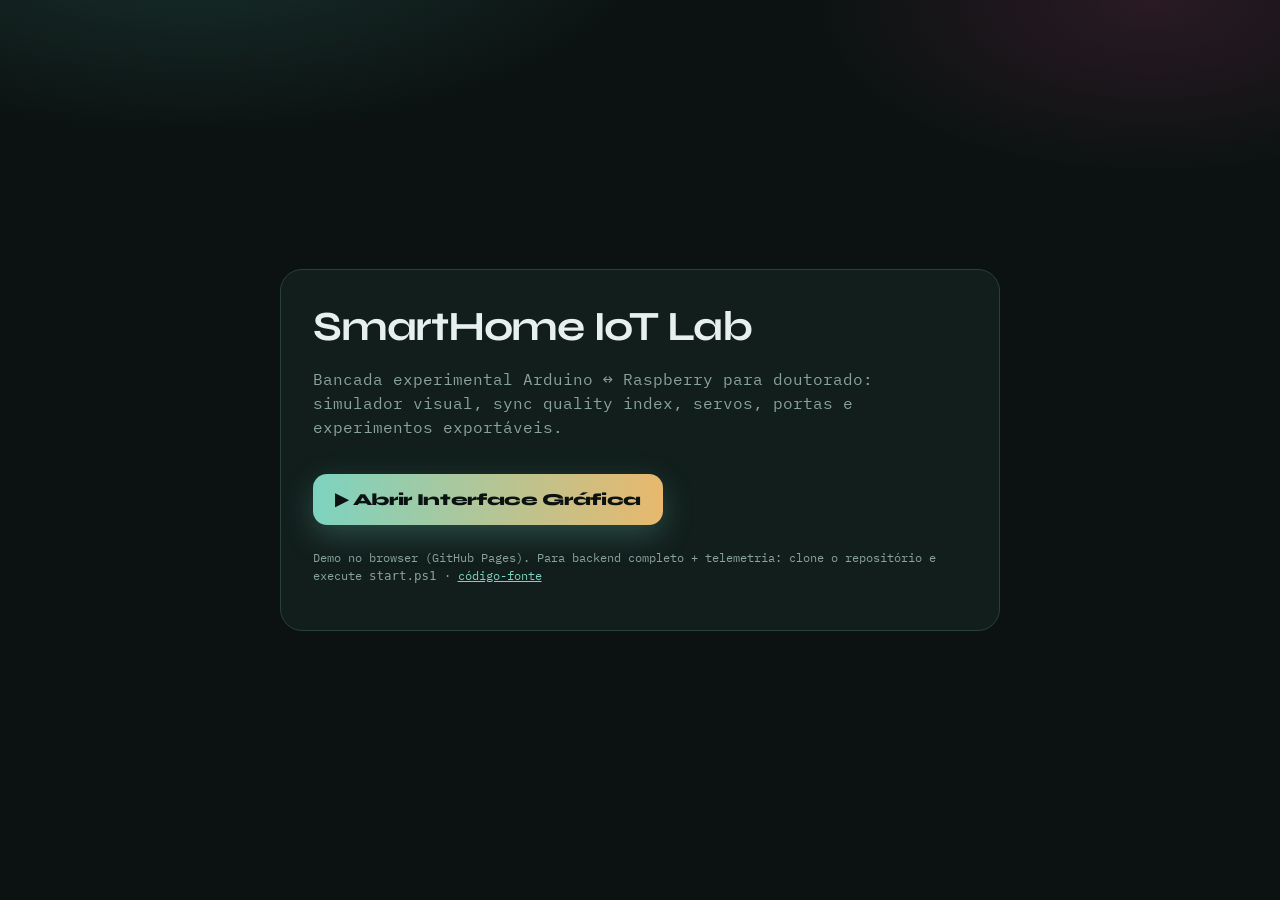
<file: index.html>
<!DOCTYPE html>
<html lang="pt-BR">
<head>
  <meta charset="UTF-8" />
  <meta name="viewport" content="width=device-width, initial-scale=1.0" />
  <title>SmartHome IoT — Launch Lab</title>
  <link rel="preconnect" href="https://fonts.googleapis.com" />
  <link rel="preconnect" href="https://fonts.gstatic.com" crossorigin />
  <link href="https://fonts.googleapis.com/css2?family=IBM+Plex+Mono:wght@400;600&family=Syne:wght@700;800&display=swap" rel="stylesheet" />
  <style>
    :root {
      --bg: #0b1211; --ink: #e8f0ee; --muted: #8aa39c; --accent: #7dd3c0; --amber: #e8b86d;
    }
    * { box-sizing: border-box; }
    body {
      margin: 0; min-height: 100vh; color: var(--ink); font-family: "IBM Plex Mono", monospace;
      background:
        radial-gradient(900px 420px at 15% -10%, #1a3330, transparent 55%),
        radial-gradient(700px 360px at 90% 0%, #2a1a24, transparent 50%),
        #0b1211;
      display: grid; place-items: center; padding: 2rem;
    }
    .card {
      width: min(720px, 100%);
      border: 1px solid #2a403c; border-radius: 22px; padding: 2rem;
      background: rgba(18, 32, 30, 0.92);
    }
    h1 { font-family: Syne, sans-serif; margin: 0 0 0.4rem; font-size: clamp(1.8rem, 4vw, 2.6rem); letter-spacing: -0.03em; }
    p { color: var(--muted); line-height: 1.5; }
    .cta {
      display: inline-block; margin-top: 1.2rem; text-decoration: none; color: #0b1211;
      background: linear-gradient(90deg, var(--accent), var(--amber));
      font-family: Syne, sans-serif; font-weight: 800; letter-spacing: -0.02em;
      padding: 0.95rem 1.4rem; border-radius: 14px; font-size: 1.05rem;
      box-shadow: 0 10px 30px rgba(125, 211, 192, 0.25);
    }
    .cta:hover { filter: brightness(1.05); }
    .meta { margin-top: 1.4rem; font-size: 0.78rem; color: var(--muted); }
    a.secondary { color: var(--accent); }
  </style>
</head>
<body>
  <main class="card">
    <h1>SmartHome IoT Lab</h1>
    <p>
      Bancada experimental Arduino ↔ Raspberry para doutorado: simulador visual,
      sync quality index, servos, portas e experimentos exportáveis.
    </p>
    <a class="cta" href="./demo/standalone.html?v=2026-07-14b">▶ Abrir Interface Gráfica</a>
    <p class="meta">
      Demo no browser (GitHub Pages). Para backend completo + telemetria:
      clone o repositório e execute <code>start.ps1</code> ·
      <a class="secondary" href="https://github.com/CanonEngineer/SmartHomeIOT">código-fonte</a>
    </p>
  </main>
</body>
</html>
</file>
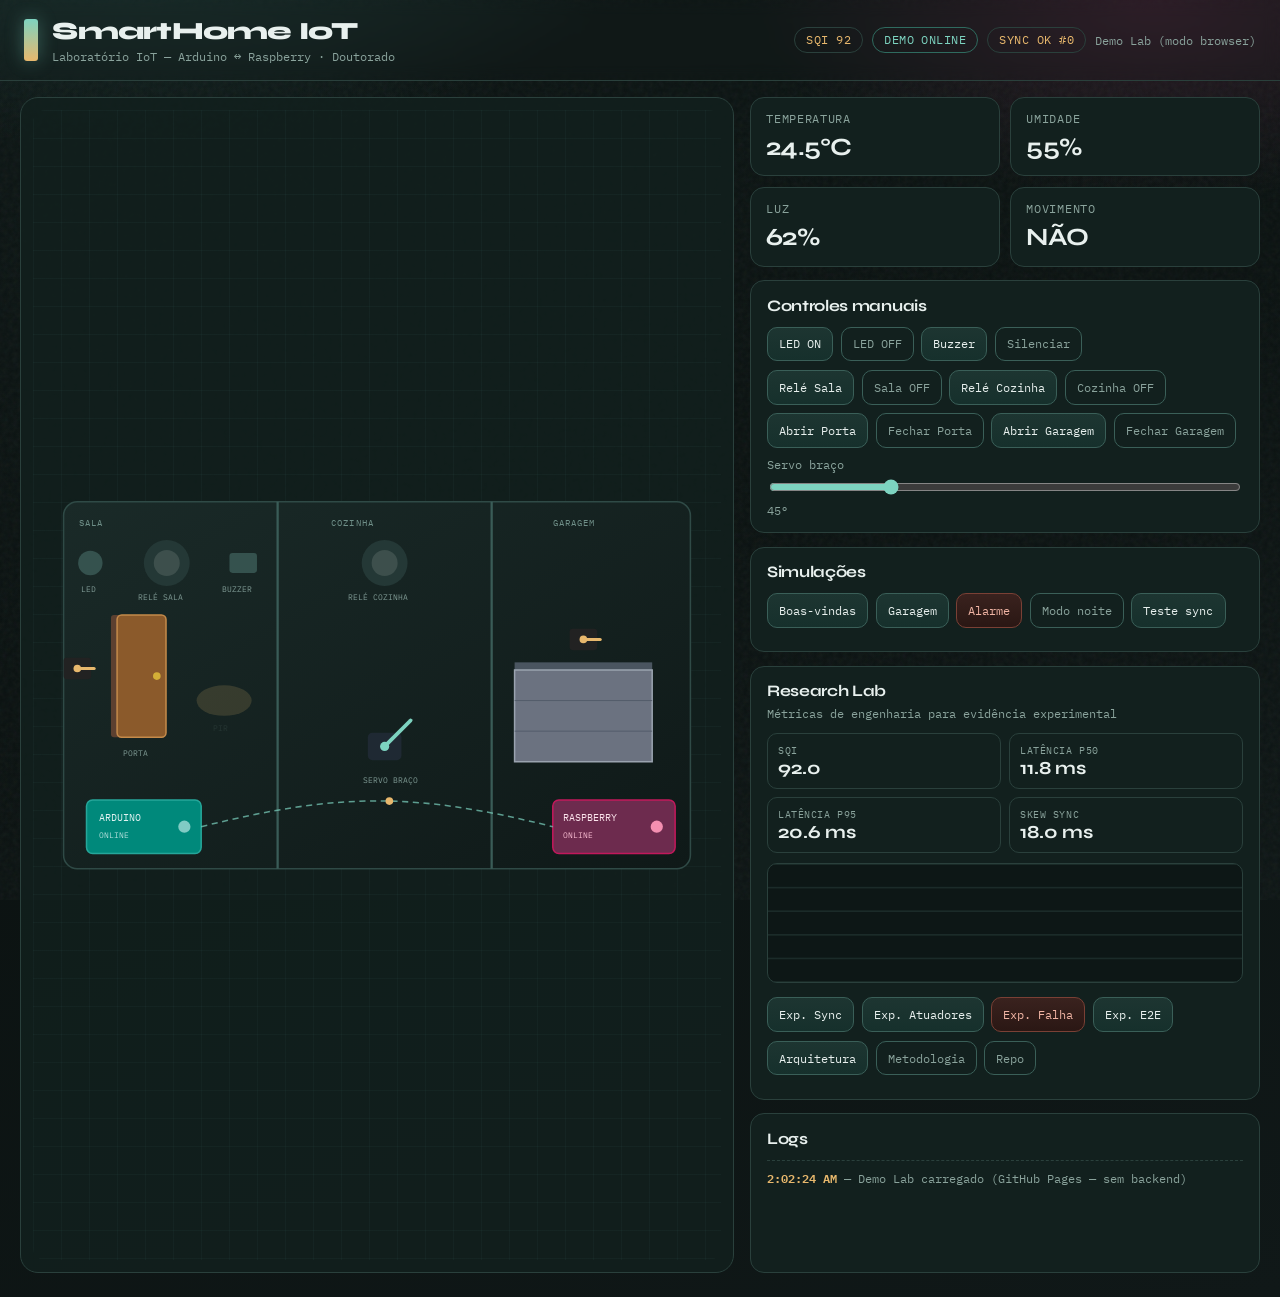
<file: demo/index.html>
<!DOCTYPE html>
<html lang="pt-BR">
<head>
  <meta charset="UTF-8" />
  <meta name="viewport" content="width=device-width, initial-scale=1.0" />
  <title>SmartHome IoT — Demo Lab (GitHub Pages)</title>
  <link rel="preconnect" href="https://fonts.googleapis.com" />
  <link rel="preconnect" href="https://fonts.gstatic.com" crossorigin />
  <link href="https://fonts.googleapis.com/css2?family=IBM+Plex+Mono:wght@400;600&family=Syne:wght@600;700;800&display=swap" rel="stylesheet" />
  <link rel="stylesheet" href="./style.css" />
</head>
<body>
  <div class="noise"></div>
  <header class="topbar">
    <div class="brand">
      <span class="brand-mark"></span>
      <div>
        <h1>SmartHome IoT</h1>
        <p>Laboratório IoT — Arduino ↔ Raspberry · Doutorado</p>
      </div>
    </div>
    <div class="top-meta">
      <span id="sqi-status" class="pill sync">SQI —</span>
      <span id="ws-status" class="pill offline">WS offline</span>
      <span id="sync-status" class="pill sync">SYNC —</span>
      <span id="last-event" class="event">Sistema iniciando…</span>
    </div>
  </header>

  <main class="layout">
    <section class="stage" aria-label="Ambiente simulado">
      <div class="stage-grid">
        <svg id="house-svg" viewBox="0 0 900 560" role="img" aria-label="Planta da casa com mecanismos">
          <defs>
            <linearGradient id="floorGrad" x1="0" y1="0" x2="1" y2="1">
              <stop offset="0%" stop-color="#1a2a28"/>
              <stop offset="100%" stop-color="#0f1918"/>
            </linearGradient>
            <filter id="glow">
              <feGaussianBlur stdDeviation="4" result="b"/>
              <feMerge><feMergeNode in="b"/><feMergeNode in="SourceGraphic"/></feMerge>
            </filter>
          </defs>

          <!-- Floor -->
          <rect x="40" y="40" width="820" height="480" rx="18" fill="url(#floorGrad)" stroke="#2f4a46" stroke-width="2"/>
          <text x="60" y="72" class="room-label">SALA</text>
          <text x="390" y="72" class="room-label">COZINHA</text>
          <text x="680" y="72" class="room-label">GARAGEM</text>

          <!-- Walls -->
          <line x1="320" y1="40" x2="320" y2="520" stroke="#3a5c57" stroke-width="3"/>
          <line x1="600" y1="40" x2="600" y2="520" stroke="#3a5c57" stroke-width="3"/>

          <!-- Atuadores da sala: LED | RELÉ SALA | BUZZER -->
          <g id="led-group" transform="translate(75 120)">
            <circle id="led-indicator" r="16" fill="#35524e"/>
            <text x="-12" y="38" class="tiny">LED</text>
          </g>
          <g id="light-sala" class="ceiling-light">
            <circle cx="175" cy="120" r="30" fill="#243836"/>
            <circle id="bulb-sala" cx="175" cy="120" r="17" fill="#3d4f4c"/>
            <text x="138" y="168" class="tiny">RELÉ SALA</text>
          </g>
          <g id="buzzer-group" transform="translate(275 120)">
            <rect id="buzzer-indicator" x="-18" y="-13" width="36" height="26" rx="4" fill="#35524e"/>
            <text x="-28" y="38" class="tiny">BUZZER</text>
          </g>
          <g id="light-cozinha" class="ceiling-light">
            <circle cx="460" cy="120" r="30" fill="#243836"/>
            <circle id="bulb-cozinha" cx="460" cy="120" r="17" fill="#3d4f4c"/>
            <text x="412" y="168" class="tiny">RELÉ COZINHA</text>
          </g>

          <!-- Porta elevada no meio da sala — bem longe do Arduino -->
          <g id="door-main-group" transform="translate(110 268)">
            <rect x="-8" y="-80" width="16" height="160" rx="4" fill="#5c4030"/>
            <g id="door-main-panel" class="door-panel">
              <rect x="0" y="-80" width="64" height="160" rx="6" fill="#8b5a2b" stroke="#c48a4a" stroke-width="2"/>
              <circle cx="52" cy="0" r="5" fill="#d4af37"/>
            </g>
            <g id="servo-porta-1" class="servo" transform="translate(-52 -10)">
              <rect x="-18" y="-14" width="36" height="28" rx="4" fill="#222"/>
              <line id="servo-arm-1" x1="0" y1="0" x2="22" y2="0" stroke="#e8b86d" stroke-width="4" stroke-linecap="round"/>
              <circle cx="0" cy="0" r="5" fill="#e8b86d"/>
            </g>
            <text x="8" y="105" class="tiny">PORTA</text>
          </g>

          <!-- Garage door + servo -->
          <g id="door-garage-group" transform="translate(720 260)">
            <rect x="-90" y="-10" width="180" height="14" fill="#4a5560"/>
            <g id="door-garage-panel" class="garage-panel">
              <rect x="-90" y="0" width="180" height="120" fill="#6b7280" stroke="#9aa3af" stroke-width="2"/>
              <line x1="-90" y1="40" x2="90" y2="40" stroke="#4b5563"/>
              <line x1="-90" y1="80" x2="90" y2="80" stroke="#4b5563"/>
            </g>
            <g id="servo-porta-2" class="servo" transform="translate(0 -40)">
              <rect x="-18" y="-14" width="36" height="28" rx="4" fill="#222"/>
              <line id="servo-arm-2" x1="0" y1="0" x2="22" y2="0" stroke="#e8b86d" stroke-width="4" stroke-linecap="round"/>
              <circle cx="0" cy="0" r="5" fill="#e8b86d"/>
            </g>
          </g>

          <!-- Arm servo -->
          <g id="servo-arm-group" transform="translate(460 360)">
            <rect x="-22" y="-18" width="44" height="36" rx="6" fill="#1f2933"/>
            <line id="servo-arm-3" x1="0" y1="0" x2="48" y2="0" stroke="#7dd3c0" stroke-width="5" stroke-linecap="round"/>
            <circle cx="0" cy="0" r="6" fill="#7dd3c0"/>
            <text x="-28" y="48" class="tiny">SERVO BRAÇO</text>
          </g>

          <!-- PIR à direita da porta, acima do Arduino -->
          <g id="motion-blob" transform="translate(250 300)" opacity="0.35">
            <ellipse rx="36" ry="20" fill="#f0c674"/>
            <text x="-14" y="40" class="tiny">PIR</text>
          </g>

          <!-- Arduino board -->
          <g id="board-arduino" transform="translate(70 430)">
            <rect width="150" height="70" rx="8" fill="#00897b" stroke="#26a69a" stroke-width="2"/>
            <text x="16" y="28" fill="#e0f2f1" font-size="13" font-family="IBM Plex Mono">ARDUINO</text>
            <text id="arduino-status-text" x="16" y="50" fill="#b2dfdb" font-size="11" font-family="IBM Plex Mono">ONLINE</text>
            <circle id="arduino-pulse" cx="128" cy="35" r="8" fill="#80cbc4"/>
          </g>

          <!-- Raspberry board -->
          <g id="board-raspberry" transform="translate(680 430)">
            <rect width="160" height="70" rx="8" fill="#6d2b4e" stroke="#c2185b" stroke-width="2"/>
            <text x="14" y="28" fill="#fce4ec" font-size="13" font-family="IBM Plex Mono">RASPBERRY</text>
            <text id="raspberry-status-text" x="14" y="50" fill="#f8bbd0" font-size="11" font-family="IBM Plex Mono">ONLINE</text>
            <circle id="raspberry-pulse" cx="136" cy="35" r="8" fill="#f48fb1"/>
          </g>

          <!-- Sync line -->
          <path id="sync-line" d="M220 465 C 400 420, 500 420, 680 465" fill="none" stroke="#7dd3c0" stroke-width="2" stroke-dasharray="8 6" opacity="0.7"/>
          <circle id="sync-dot" r="5" fill="#e8b86d">
            <animateMotion dur="2.4s" repeatCount="indefinite" path="M220 465 C 400 420, 500 420, 680 465"/>
          </circle>
        </svg>
      </div>
    </section>

    <aside class="panel">
      <section class="metrics">
        <article>
          <span>Temperatura</span>
          <strong id="m-temp">--°C</strong>
        </article>
        <article>
          <span>Umidade</span>
          <strong id="m-hum">--%</strong>
        </article>
        <article>
          <span>Luz</span>
          <strong id="m-light">--%</strong>
        </article>
        <article>
          <span>Movimento</span>
          <strong id="m-motion">—</strong>
        </article>
      </section>

      <section class="controls">
        <h2>Controles manuais</h2>
        <div class="btn-row">
          <button data-action="led" data-on="true">LED ON</button>
          <button data-action="led" data-on="false" class="ghost">LED OFF</button>
          <button data-action="buzzer" data-on="true">Buzzer</button>
          <button data-action="buzzer" data-on="false" class="ghost">Silenciar</button>
        </div>
        <div class="btn-row">
          <button data-action="relay" data-channel="1" data-on="true">Relé Sala</button>
          <button data-action="relay" data-channel="1" data-on="false" class="ghost">Sala OFF</button>
          <button data-action="relay" data-channel="2" data-on="true">Relé Cozinha</button>
          <button data-action="relay" data-channel="2" data-on="false" class="ghost">Cozinha OFF</button>
        </div>
        <div class="btn-row">
          <button data-action="door" data-door="main" data-open="true">Abrir Porta</button>
          <button data-action="door" data-door="main" data-open="false" class="ghost">Fechar Porta</button>
          <button data-action="door" data-door="garage" data-open="true">Abrir Garagem</button>
          <button data-action="door" data-door="garage" data-open="false" class="ghost">Fechar Garagem</button>
        </div>

        <label class="slider-label">
          Servo braço
          <input id="servo-arm-slider" type="range" min="0" max="180" value="45" />
          <span id="servo-arm-value">45°</span>
        </label>
      </section>

      <section class="scenarios">
        <h2>Simulações</h2>
        <div class="btn-row">
          <button data-scenario="welcome">Boas-vindas</button>
          <button data-scenario="garage">Garagem</button>
          <button data-scenario="alarm" class="warn">Alarme</button>
          <button data-scenario="night" class="ghost">Modo noite</button>
          <button data-scenario="sync_test">Teste sync</button>
        </div>
      </section>

      <section class="research">
        <h2>Research Lab</h2>
        <p class="research-lead">Métricas de engenharia para evidência experimental</p>
        <div class="research-metrics">
          <article><span>SQI</span><strong id="r-sqi">—</strong></article>
          <article><span>Latência p50</span><strong id="r-p50">—</strong></article>
          <article><span>Latência p95</span><strong id="r-p95">—</strong></article>
          <article><span>Skew sync</span><strong id="r-skew">—</strong></article>
        </div>
        <canvas id="latency-chart" width="640" height="140" aria-label="Gráfico de latência"></canvas>
        <div class="btn-row">
          <button data-experiment="sync_latency">Exp. Sync</button>
          <button data-experiment="actuator_response">Exp. Atuadores</button>
          <button data-experiment="fault_injection" class="warn">Exp. Falha</button>
          <button data-experiment="end_to_end">Exp. E2E</button>
        </div>
        <div class="btn-row">
          <a class="link-btn" href="../ARCHITECTURE.md" target="_blank" rel="noopener">Arquitetura</a>
          <a class="link-btn ghost" href="../METHODOLOGY.md" target="_blank" rel="noopener">Metodologia</a>
          <a class="link-btn ghost" href="https://github.com/CanonEngineer/SmartHomeIOT" target="_blank" rel="noopener">Repo</a>
        </div>
        <ul id="exp-list"></ul>
      </section>

      <section class="logs">
        <h2>Logs</h2>
        <ul id="log-list"></ul>
      </section>
    </aside>
  </main>

  <script src="./demo.js"></script>
</body>
</html>
</file>
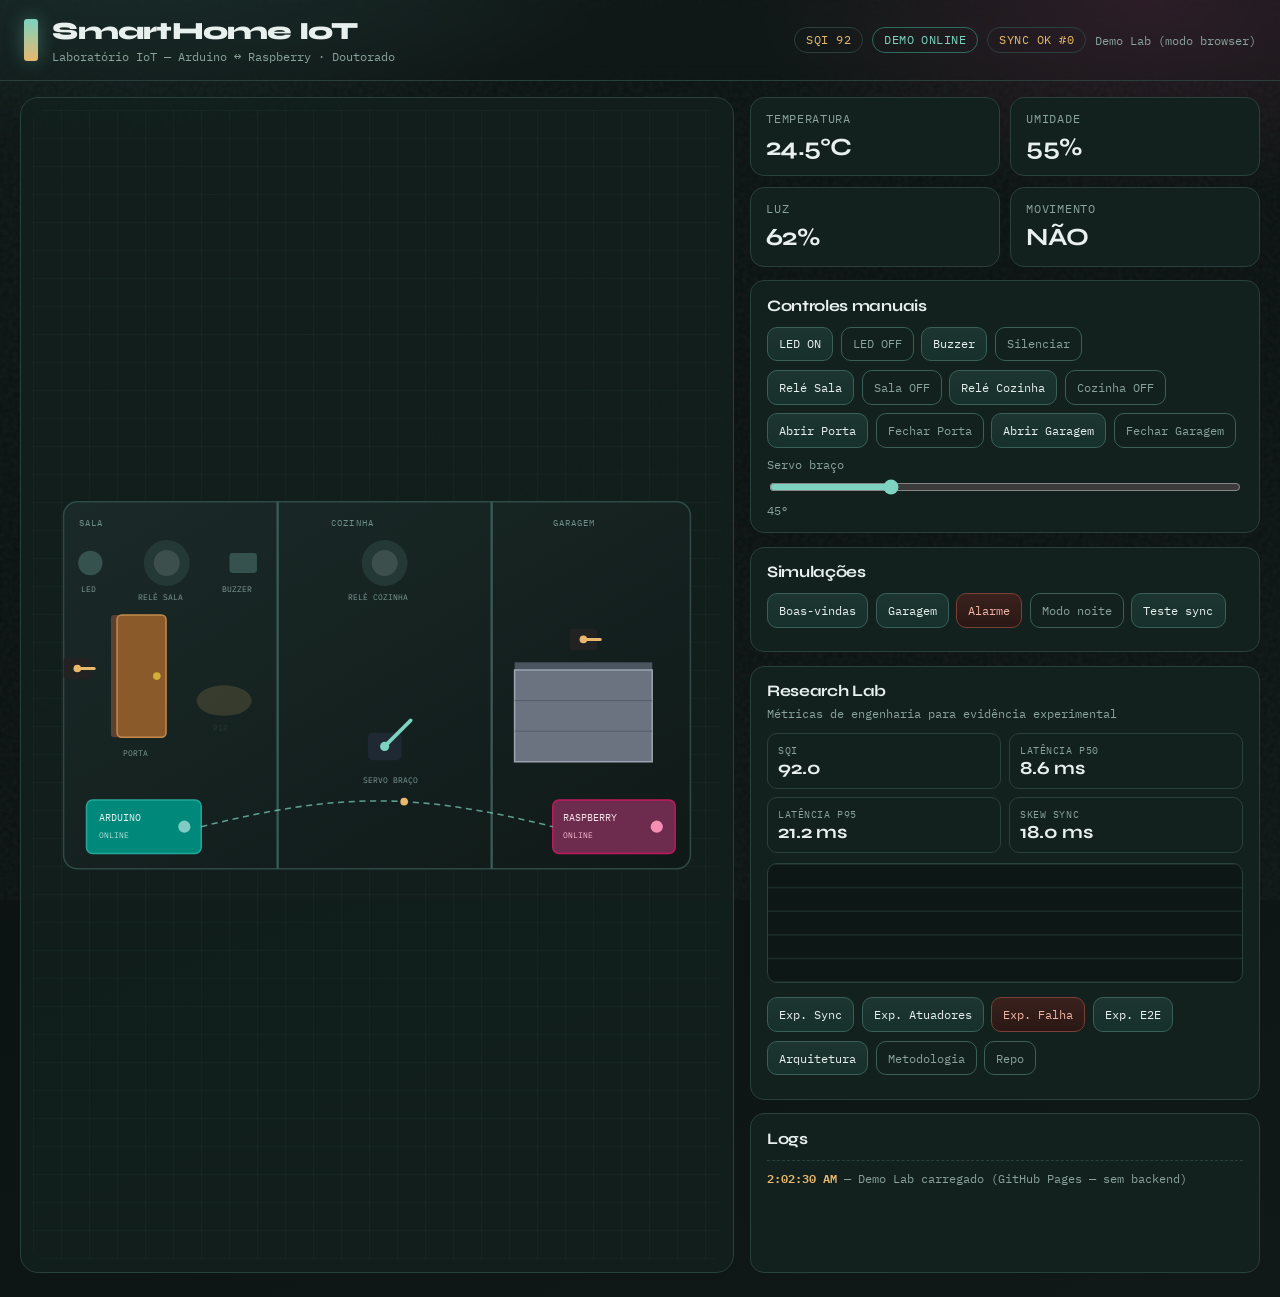
<file: demo/standalone.html>
<!DOCTYPE html>
<html lang="pt-BR">
<head>
  <meta charset="UTF-8" />
  <meta name="viewport" content="width=device-width, initial-scale=1.0" />
  <title>SmartHome IoT — Demo Lab (GitHub Pages)</title>
  <link rel="preconnect" href="https://fonts.googleapis.com" />
  <link rel="preconnect" href="https://fonts.gstatic.com" crossorigin />
  <link href="https://fonts.googleapis.com/css2?family=IBM+Plex+Mono:wght@400;600&family=Syne:wght@600;700;800&display=swap" rel="stylesheet" />
  <style>
:root {
  --bg: #0b1211;
  --panel: #12201e;
  --ink: #e8f0ee;
  --muted: #8aa39c;
  --line: #2a403c;
  --accent: #7dd3c0;
  --amber: #e8b86d;
  --warn: #e07a5f;
  --arduino: #26a69a;
  --pi: #ec407a;
  --font-display: "Syne", sans-serif;
  --font-mono: "IBM Plex Mono", monospace;
}

* { box-sizing: border-box; }
html, body { margin: 0; min-height: 100%; }
body {
  color: var(--ink);
  font-family: var(--font-mono);
  background:
    radial-gradient(1000px 500px at 10% -10%, #1a3330 0%, transparent 55%),
    radial-gradient(800px 400px at 90% 0%, #2a1a24 0%, transparent 50%),
    linear-gradient(160deg, #0d1615, #0b1211 40%, #101818);
  overflow-x: hidden;
}

.noise {
  pointer-events: none;
  position: fixed;
  inset: 0;
  opacity: 0.05;
  background-image: url("data:image/svg+xml,%3Csvg viewBox='0 0 200 200' xmlns='http://www.w3.org/2000/svg'%3E%3Cfilter id='n'%3E%3CfeTurbulence type='fractalNoise' baseFrequency='0.9' numOctaves='3' stitchTiles='stitch'/%3E%3C/filter%3E%3Crect width='100%25' height='100%25' filter='url(%23n)'/%3E%3C/svg%3E");
  z-index: 0;
}

.topbar, .layout { position: relative; z-index: 1; }

.topbar {
  display: flex;
  justify-content: space-between;
  align-items: center;
  gap: 1rem;
  padding: 1rem 1.5rem;
  border-bottom: 1px solid var(--line);
  backdrop-filter: blur(8px);
}

.brand { display: flex; align-items: center; gap: 0.9rem; }
.brand-mark {
  width: 14px; height: 42px; border-radius: 3px;
  background: linear-gradient(180deg, var(--accent), var(--amber));
  box-shadow: 0 0 18px rgba(125, 211, 192, 0.35);
}
.brand h1 {
  margin: 0;
  font-family: var(--font-display);
  font-size: 1.55rem;
  letter-spacing: -0.03em;
  font-weight: 800;
}
.brand p { margin: 0.1rem 0 0; color: var(--muted); font-size: 0.78rem; }

.top-meta { display: flex; flex-wrap: wrap; gap: 0.55rem; align-items: center; justify-content: flex-end; }
.pill {
  border: 1px solid var(--line);
  border-radius: 999px;
  padding: 0.28rem 0.7rem;
  font-size: 0.72rem;
  text-transform: uppercase;
  letter-spacing: 0.04em;
}
.pill.offline { color: var(--warn); border-color: #6b3a32; }
.pill.online { color: var(--accent); border-color: #2f6b5f; }
.pill.sync { color: var(--amber); }
.event { color: var(--muted); font-size: 0.78rem; max-width: 280px; white-space: nowrap; overflow: hidden; text-overflow: ellipsis; }

.layout {
  display: grid;
  grid-template-columns: 1.4fr 1fr;
  gap: 1rem;
  padding: 1rem 1.25rem 1.5rem;
  min-height: calc(100vh - 84px);
}

.stage {
  background: rgba(18, 32, 30, 0.85);
  border: 1px solid var(--line);
  border-radius: 18px;
  padding: 0.75rem;
  overflow: hidden;
}
.stage-grid {
  background-image:
    linear-gradient(rgba(125, 211, 192, 0.04) 1px, transparent 1px),
    linear-gradient(90deg, rgba(125, 211, 192, 0.04) 1px, transparent 1px);
  background-size: 28px 28px;
  border-radius: 12px;
  height: 100%;
  min-height: 520px;
}
#house-svg { width: 100%; height: 100%; display: block; }
.room-label { fill: #6f8f88; font-size: 12px; font-family: var(--font-mono); letter-spacing: 0.12em; }
.tiny { fill: #7f9a94; font-size: 10px; font-family: var(--font-mono); }

.door-panel { transform-origin: 0px 0px; transition: transform 0.7s cubic-bezier(0.22, 1, 0.36, 1); }
.door-panel.open { transform: rotate(-78deg); }
.garage-panel { transform-origin: 0px 0px; transition: transform 0.8s cubic-bezier(0.22, 1, 0.36, 1); }
.garage-panel.open { transform: translateY(-100px); }

.panel {
  display: flex;
  flex-direction: column;
  gap: 0.85rem;
  min-height: 0;
}

.metrics {
  display: grid;
  grid-template-columns: 1fr 1fr;
  gap: 0.65rem;
}
.metrics article {
  background: var(--panel);
  border: 1px solid var(--line);
  border-radius: 14px;
  padding: 0.85rem 0.95rem;
}
.metrics span { display: block; color: var(--muted); font-size: 0.72rem; text-transform: uppercase; letter-spacing: 0.06em; }
.metrics strong {
  display: block;
  margin-top: 0.35rem;
  font-family: var(--font-display);
  font-size: 1.55rem;
  letter-spacing: -0.03em;
}

.controls, .scenarios, .logs {
  background: var(--panel);
  border: 1px solid var(--line);
  border-radius: 14px;
  padding: 0.9rem 1rem;
}
h2 {
  margin: 0 0 0.75rem;
  font-family: var(--font-display);
  font-size: 1rem;
  letter-spacing: -0.02em;
}

.btn-row { display: flex; flex-wrap: wrap; gap: 0.45rem; margin-bottom: 0.55rem; }
button {
  appearance: none;
  border: 1px solid #3a5f58;
  background: linear-gradient(180deg, #1d3531, #16302c);
  color: var(--ink);
  font-family: var(--font-mono);
  font-size: 0.72rem;
  padding: 0.55rem 0.7rem;
  border-radius: 10px;
  cursor: pointer;
  transition: transform 0.15s ease, border-color 0.15s ease, background 0.15s ease;
}
button:hover { transform: translateY(-1px); border-color: var(--accent); }
button:active { transform: translateY(0); }
button.ghost { background: transparent; color: var(--muted); }
button.warn { border-color: #7a4035; color: #f0b4a4; background: linear-gradient(180deg, #3a221e, #2a1714); }

.slider-label {
  display: grid;
  grid-template-columns: 1fr auto;
  gap: 0.35rem 0.75rem;
  align-items: center;
  color: var(--muted);
  font-size: 0.75rem;
  margin-top: 0.4rem;
}
.slider-label input { grid-column: 1 / -1; accent-color: var(--accent); }

.logs { flex: 1; min-height: 160px; display: flex; flex-direction: column; }
#log-list {
  list-style: none;
  margin: 0;
  padding: 0;
  overflow: auto;
  max-height: 220px;
}
#log-list li {
  border-top: 1px dashed var(--line);
  padding: 0.45rem 0;
  font-size: 0.72rem;
  color: var(--muted);
}
#log-list li strong { color: var(--amber); font-weight: 600; }

.research {
  background: var(--panel);
  border: 1px solid var(--line);
  border-radius: 14px;
  padding: 0.9rem 1rem;
}
.research-lead {
  margin: -0.35rem 0 0.75rem;
  color: var(--muted);
  font-size: 0.72rem;
}
.research-metrics {
  display: grid;
  grid-template-columns: 1fr 1fr;
  gap: 0.5rem;
  margin-bottom: 0.65rem;
}
.research-metrics article {
  border: 1px solid var(--line);
  border-radius: 10px;
  padding: 0.55rem 0.65rem;
}
.research-metrics span {
  display: block;
  color: var(--muted);
  font-size: 0.65rem;
  text-transform: uppercase;
  letter-spacing: 0.05em;
}
.research-metrics strong {
  font-family: var(--font-display);
  font-size: 1.15rem;
}
#latency-chart {
  width: 100%;
  height: 120px;
  border: 1px solid var(--line);
  border-radius: 10px;
  background: #0d1716;
  margin-bottom: 0.65rem;
}
.link-btn {
  display: inline-block;
  text-decoration: none;
  border: 1px solid #3a5f58;
  background: linear-gradient(180deg, #1d3531, #16302c);
  color: var(--ink);
  font-family: var(--font-mono);
  font-size: 0.72rem;
  padding: 0.55rem 0.7rem;
  border-radius: 10px;
}
.link-btn.ghost { background: transparent; color: var(--muted); }
#exp-list {
  list-style: none;
  margin: 0.4rem 0 0;
  padding: 0;
  max-height: 120px;
  overflow: auto;
}
#exp-list li {
  border-top: 1px dashed var(--line);
  padding: 0.4rem 0;
  font-size: 0.68rem;
  color: var(--muted);
}
#exp-list a { color: var(--accent); }

.board-flash { animation: flash 0.45s ease; }
@keyframes flash {
  0% { filter: brightness(1); }
  40% { filter: brightness(1.55); }
  100% { filter: brightness(1); }
}

@media (max-width: 980px) {
  .layout { grid-template-columns: 1fr; }
  .topbar { flex-direction: column; align-items: flex-start; }
  .stage-grid { min-height: 420px; }
}

</style>
</head>
<body>
  <div class="noise"></div>
  <header class="topbar">
    <div class="brand">
      <span class="brand-mark"></span>
      <div>
        <h1>SmartHome IoT</h1>
        <p>Laboratório IoT — Arduino ↔ Raspberry · Doutorado</p>
      </div>
    </div>
    <div class="top-meta">
      <span id="sqi-status" class="pill sync">SQI —</span>
      <span id="ws-status" class="pill offline">WS offline</span>
      <span id="sync-status" class="pill sync">SYNC —</span>
      <span id="last-event" class="event">Sistema iniciando…</span>
    </div>
  </header>

  <main class="layout">
    <section class="stage" aria-label="Ambiente simulado">
      <div class="stage-grid">
        <svg id="house-svg" viewBox="0 0 900 560" role="img" aria-label="Planta da casa com mecanismos">
          <defs>
            <linearGradient id="floorGrad" x1="0" y1="0" x2="1" y2="1">
              <stop offset="0%" stop-color="#1a2a28"/>
              <stop offset="100%" stop-color="#0f1918"/>
            </linearGradient>
            <filter id="glow">
              <feGaussianBlur stdDeviation="4" result="b"/>
              <feMerge><feMergeNode in="b"/><feMergeNode in="SourceGraphic"/></feMerge>
            </filter>
          </defs>

          <!-- Floor -->
          <rect x="40" y="40" width="820" height="480" rx="18" fill="url(#floorGrad)" stroke="#2f4a46" stroke-width="2"/>
          <text x="60" y="72" class="room-label">SALA</text>
          <text x="390" y="72" class="room-label">COZINHA</text>
          <text x="680" y="72" class="room-label">GARAGEM</text>

          <!-- Walls -->
          <line x1="320" y1="40" x2="320" y2="520" stroke="#3a5c57" stroke-width="3"/>
          <line x1="600" y1="40" x2="600" y2="520" stroke="#3a5c57" stroke-width="3"/>

          <!-- Atuadores da sala: LED | RELÉ SALA | BUZZER -->
          <g id="led-group" transform="translate(75 120)">
            <circle id="led-indicator" r="16" fill="#35524e"/>
            <text x="-12" y="38" class="tiny">LED</text>
          </g>
          <g id="light-sala" class="ceiling-light">
            <circle cx="175" cy="120" r="30" fill="#243836"/>
            <circle id="bulb-sala" cx="175" cy="120" r="17" fill="#3d4f4c"/>
            <text x="138" y="168" class="tiny">RELÉ SALA</text>
          </g>
          <g id="buzzer-group" transform="translate(275 120)">
            <rect id="buzzer-indicator" x="-18" y="-13" width="36" height="26" rx="4" fill="#35524e"/>
            <text x="-28" y="38" class="tiny">BUZZER</text>
          </g>
          <g id="light-cozinha" class="ceiling-light">
            <circle cx="460" cy="120" r="30" fill="#243836"/>
            <circle id="bulb-cozinha" cx="460" cy="120" r="17" fill="#3d4f4c"/>
            <text x="412" y="168" class="tiny">RELÉ COZINHA</text>
          </g>

          <!-- Porta elevada no meio da sala — bem longe do Arduino -->
          <g id="door-main-group" transform="translate(110 268)">
            <rect x="-8" y="-80" width="16" height="160" rx="4" fill="#5c4030"/>
            <g id="door-main-panel" class="door-panel">
              <rect x="0" y="-80" width="64" height="160" rx="6" fill="#8b5a2b" stroke="#c48a4a" stroke-width="2"/>
              <circle cx="52" cy="0" r="5" fill="#d4af37"/>
            </g>
            <g id="servo-porta-1" class="servo" transform="translate(-52 -10)">
              <rect x="-18" y="-14" width="36" height="28" rx="4" fill="#222"/>
              <line id="servo-arm-1" x1="0" y1="0" x2="22" y2="0" stroke="#e8b86d" stroke-width="4" stroke-linecap="round"/>
              <circle cx="0" cy="0" r="5" fill="#e8b86d"/>
            </g>
            <text x="8" y="105" class="tiny">PORTA</text>
          </g>

          <!-- Garage door + servo -->
          <g id="door-garage-group" transform="translate(720 260)">
            <rect x="-90" y="-10" width="180" height="14" fill="#4a5560"/>
            <g id="door-garage-panel" class="garage-panel">
              <rect x="-90" y="0" width="180" height="120" fill="#6b7280" stroke="#9aa3af" stroke-width="2"/>
              <line x1="-90" y1="40" x2="90" y2="40" stroke="#4b5563"/>
              <line x1="-90" y1="80" x2="90" y2="80" stroke="#4b5563"/>
            </g>
            <g id="servo-porta-2" class="servo" transform="translate(0 -40)">
              <rect x="-18" y="-14" width="36" height="28" rx="4" fill="#222"/>
              <line id="servo-arm-2" x1="0" y1="0" x2="22" y2="0" stroke="#e8b86d" stroke-width="4" stroke-linecap="round"/>
              <circle cx="0" cy="0" r="5" fill="#e8b86d"/>
            </g>
          </g>

          <!-- Arm servo -->
          <g id="servo-arm-group" transform="translate(460 360)">
            <rect x="-22" y="-18" width="44" height="36" rx="6" fill="#1f2933"/>
            <line id="servo-arm-3" x1="0" y1="0" x2="48" y2="0" stroke="#7dd3c0" stroke-width="5" stroke-linecap="round"/>
            <circle cx="0" cy="0" r="6" fill="#7dd3c0"/>
            <text x="-28" y="48" class="tiny">SERVO BRAÇO</text>
          </g>

          <!-- PIR à direita da porta, acima do Arduino -->
          <g id="motion-blob" transform="translate(250 300)" opacity="0.35">
            <ellipse rx="36" ry="20" fill="#f0c674"/>
            <text x="-14" y="40" class="tiny">PIR</text>
          </g>

          <!-- Arduino board -->
          <g id="board-arduino" transform="translate(70 430)">
            <rect width="150" height="70" rx="8" fill="#00897b" stroke="#26a69a" stroke-width="2"/>
            <text x="16" y="28" fill="#e0f2f1" font-size="13" font-family="IBM Plex Mono">ARDUINO</text>
            <text id="arduino-status-text" x="16" y="50" fill="#b2dfdb" font-size="11" font-family="IBM Plex Mono">ONLINE</text>
            <circle id="arduino-pulse" cx="128" cy="35" r="8" fill="#80cbc4"/>
          </g>

          <!-- Raspberry board -->
          <g id="board-raspberry" transform="translate(680 430)">
            <rect width="160" height="70" rx="8" fill="#6d2b4e" stroke="#c2185b" stroke-width="2"/>
            <text x="14" y="28" fill="#fce4ec" font-size="13" font-family="IBM Plex Mono">RASPBERRY</text>
            <text id="raspberry-status-text" x="14" y="50" fill="#f8bbd0" font-size="11" font-family="IBM Plex Mono">ONLINE</text>
            <circle id="raspberry-pulse" cx="136" cy="35" r="8" fill="#f48fb1"/>
          </g>

          <!-- Sync line -->
          <path id="sync-line" d="M220 465 C 400 420, 500 420, 680 465" fill="none" stroke="#7dd3c0" stroke-width="2" stroke-dasharray="8 6" opacity="0.7"/>
          <circle id="sync-dot" r="5" fill="#e8b86d">
            <animateMotion dur="2.4s" repeatCount="indefinite" path="M220 465 C 400 420, 500 420, 680 465"/>
          </circle>
        </svg>
      </div>
    </section>

    <aside class="panel">
      <section class="metrics">
        <article>
          <span>Temperatura</span>
          <strong id="m-temp">--°C</strong>
        </article>
        <article>
          <span>Umidade</span>
          <strong id="m-hum">--%</strong>
        </article>
        <article>
          <span>Luz</span>
          <strong id="m-light">--%</strong>
        </article>
        <article>
          <span>Movimento</span>
          <strong id="m-motion">—</strong>
        </article>
      </section>

      <section class="controls">
        <h2>Controles manuais</h2>
        <div class="btn-row">
          <button data-action="led" data-on="true">LED ON</button>
          <button data-action="led" data-on="false" class="ghost">LED OFF</button>
          <button data-action="buzzer" data-on="true">Buzzer</button>
          <button data-action="buzzer" data-on="false" class="ghost">Silenciar</button>
        </div>
        <div class="btn-row">
          <button data-action="relay" data-channel="1" data-on="true">Relé Sala</button>
          <button data-action="relay" data-channel="1" data-on="false" class="ghost">Sala OFF</button>
          <button data-action="relay" data-channel="2" data-on="true">Relé Cozinha</button>
          <button data-action="relay" data-channel="2" data-on="false" class="ghost">Cozinha OFF</button>
        </div>
        <div class="btn-row">
          <button data-action="door" data-door="main" data-open="true">Abrir Porta</button>
          <button data-action="door" data-door="main" data-open="false" class="ghost">Fechar Porta</button>
          <button data-action="door" data-door="garage" data-open="true">Abrir Garagem</button>
          <button data-action="door" data-door="garage" data-open="false" class="ghost">Fechar Garagem</button>
        </div>

        <label class="slider-label">
          Servo braço
          <input id="servo-arm-slider" type="range" min="0" max="180" value="45" />
          <span id="servo-arm-value">45°</span>
        </label>
      </section>

      <section class="scenarios">
        <h2>Simulações</h2>
        <div class="btn-row">
          <button data-scenario="welcome">Boas-vindas</button>
          <button data-scenario="garage">Garagem</button>
          <button data-scenario="alarm" class="warn">Alarme</button>
          <button data-scenario="night" class="ghost">Modo noite</button>
          <button data-scenario="sync_test">Teste sync</button>
        </div>
      </section>

      <section class="research">
        <h2>Research Lab</h2>
        <p class="research-lead">Métricas de engenharia para evidência experimental</p>
        <div class="research-metrics">
          <article><span>SQI</span><strong id="r-sqi">—</strong></article>
          <article><span>Latência p50</span><strong id="r-p50">—</strong></article>
          <article><span>Latência p95</span><strong id="r-p95">—</strong></article>
          <article><span>Skew sync</span><strong id="r-skew">—</strong></article>
        </div>
        <canvas id="latency-chart" width="640" height="140" aria-label="Gráfico de latência"></canvas>
        <div class="btn-row">
          <button data-experiment="sync_latency">Exp. Sync</button>
          <button data-experiment="actuator_response">Exp. Atuadores</button>
          <button data-experiment="fault_injection" class="warn">Exp. Falha</button>
          <button data-experiment="end_to_end">Exp. E2E</button>
        </div>
        <div class="btn-row">
          <a class="link-btn" href="../ARCHITECTURE.md" target="_blank" rel="noopener">Arquitetura</a>
          <a class="link-btn ghost" href="../METHODOLOGY.md" target="_blank" rel="noopener">Metodologia</a>
          <a class="link-btn ghost" href="https://github.com/CanonEngineer/SmartHomeIOT" target="_blank" rel="noopener">Repo</a>
        </div>
        <ul id="exp-list"></ul>
      </section>

      <section class="logs">
        <h2>Logs</h2>
        <ul id="log-list"></ul>
      </section>
    </aside>
  </main>

  <script>
/**
 * Demo Lab standalone (GitHub Pages) — simulação 100% no browser.
 * Não depende do backend Python; ideal para botão "Abrir Interface" no README.
 */
(() => {
  const $ = (sel) => document.querySelector(sel);
  const logList = $("#log-list");
  const expList = $("#exp-list");
  let latencySeries = [];
  let syncPulse = 0;
  let sqi = 92;

  const state = {
    sensors: { temperature: 24.5, humidity: 55, light: 62, motion: false },
    actuators: {
      led: false,
      buzzer: false,
      relay: { "1": false, "2": false, "3": false, "4": false },
      servo: { "porta-1": 0, "porta-2": 0, arm: 45 },
      door: { main: false, garage: false },
    },
    boards: {
      arduino: { online: true, sync: true },
      raspberry: { online: true, sync: true },
    },
    last_event: "Demo Lab (modo browser)",
    sync_pulse: 0,
    sync_quality_index: 92,
    pair_skew_ms: 18,
  };

  function pushLog(text) {
    const li = document.createElement("li");
    li.innerHTML = `<strong>${new Date().toLocaleTimeString()}</strong> — ${text}`;
    logList.prepend(li);
    while (logList.children.length > 40) logList.removeChild(logList.lastChild);
  }

  function drawChart(values) {
    const canvas = $("#latency-chart");
    if (!canvas) return;
    const ctx = canvas.getContext("2d");
    const w = canvas.width;
    const h = canvas.height;
    ctx.clearRect(0, 0, w, h);
    ctx.strokeStyle = "#2a403c";
    ctx.beginPath();
    for (let y = 0; y <= h; y += 28) {
      ctx.moveTo(0, y);
      ctx.lineTo(w, y);
    }
    ctx.stroke();
    if (!values.length) return;
    const max = Math.max(10, ...values);
    ctx.strokeStyle = "#7dd3c0";
    ctx.lineWidth = 2;
    ctx.beginPath();
    values.forEach((v, i) => {
      const x = (i / Math.max(1, values.length - 1)) * (w - 8) + 4;
      const y = h - 8 - (v / max) * (h - 16);
      if (i === 0) ctx.moveTo(x, y);
      else ctx.lineTo(x, y);
    });
    ctx.stroke();
  }

  function render() {
    const s = state.sensors;
    const a = state.actuators;
    const boards = state.boards;
    $("#m-temp").textContent = `${s.temperature.toFixed(1)}°C`;
    $("#m-hum").textContent = `${s.humidity.toFixed(0)}%`;
    $("#m-light").textContent = `${s.light.toFixed(0)}%`;
    $("#m-motion").textContent = s.motion ? "SIM" : "NÃO";
    $("#last-event").textContent = state.last_event;
    $("#sync-status").textContent = `SYNC OK #${state.sync_pulse}`;
    $("#sqi-status").textContent = `SQI ${sqi.toFixed(0)}`;
    $("#r-sqi").textContent = sqi.toFixed(1);
    $("#r-p50").textContent = `${(8 + Math.random() * 4).toFixed(1)} ms`;
    $("#r-p95").textContent = `${(18 + Math.random() * 8).toFixed(1)} ms`;
    $("#r-skew").textContent = `${state.pair_skew_ms.toFixed(1)} ms`;
    setPill($("#ws-status"), true, "DEMO online", "offline");

    $("#bulb-sala").setAttribute("fill", a.relay["1"] ? "#ffe082" : "#3d4f4c");
    $("#bulb-cozinha").setAttribute("fill", a.relay["2"] ? "#ffe082" : "#3d4f4c");
    $("#led-indicator").setAttribute("fill", a.led ? "#7CFFB2" : "#35524e");
    $("#buzzer-indicator").setAttribute("fill", a.buzzer ? "#e07a5f" : "#35524e");
    $("#door-main-panel").classList.toggle("open", a.door.main);
    $("#door-garage-panel").classList.toggle("open", a.door.garage);
    $("#servo-arm-1").setAttribute("transform", `rotate(${a.servo["porta-1"]})`);
    $("#servo-arm-2").setAttribute("transform", `rotate(${a.servo["porta-2"]})`);
    $("#servo-arm-3").setAttribute("transform", `rotate(${-a.servo.arm})`);
    $("#servo-arm-slider").value = a.servo.arm;
    $("#servo-arm-value").textContent = `${a.servo.arm}°`;
    $("#motion-blob").setAttribute("opacity", s.motion ? "0.9" : "0.15");
    $("#arduino-status-text").textContent = boards.arduino.online ? "ONLINE" : "OFFLINE";
    $("#raspberry-status-text").textContent = boards.raspberry.online ? "ONLINE" : "OFFLINE";
    drawChart(latencySeries);
  }

  function setPill(el, online, onlineText, offlineText) {
    el.classList.toggle("online", online);
    el.classList.toggle("offline", !online);
    el.textContent = online ? onlineText : offlineText;
  }

  function pulse(event) {
    const t0 = performance.now();
    state.sync_pulse = (state.sync_pulse + 1) % 1000;
    state.last_event = event;
    state.pair_skew_ms = 10 + Math.random() * 40;
    sqi = Math.max(60, Math.min(99, sqi + (Math.random() * 4 - 1.5)));
    state.sync_quality_index = sqi;
    latencySeries.push(performance.now() - t0 + 4 + Math.random() * 12);
    if (latencySeries.length > 40) latencySeries.shift();
    pushLog(event);
    render();
  }

  function applyAction(payload) {
    const a = state.actuators;
    if (payload.action === "led") a.led = !!payload.on;
    if (payload.action === "buzzer") a.buzzer = !!payload.on;
    if (payload.action === "relay") a.relay[String(payload.channel)] = !!payload.on;
    if (payload.action === "door") {
      a.door[payload.door_id] = !!payload.open;
      const angle = payload.open ? 90 : 0;
      if (payload.door_id === "main") a.servo["porta-1"] = angle;
      if (payload.door_id === "garage") a.servo["porta-2"] = angle;
    }
    if (payload.action === "servo") a.servo[payload.servo_id] = Number(payload.angle);
    if (payload.action === "simulate") {
      const sc = payload.scenario;
      if (sc === "welcome") {
        a.led = true; a.relay["1"] = true; a.door.main = true; a.servo["porta-1"] = 90; a.servo.arm = 120;
      } else if (sc === "garage") {
        a.door.garage = true; a.servo["porta-2"] = 90; a.relay["2"] = true;
      } else if (sc === "alarm") {
        a.buzzer = true; a.led = true; a.relay["1"] = true; a.relay["2"] = true; state.sensors.motion = true;
      } else if (sc === "night") {
        a.door.main = false; a.door.garage = false; a.servo["porta-1"] = 0; a.servo["porta-2"] = 0;
        a.relay["1"] = false; a.relay["2"] = false; a.led = false; a.buzzer = false; a.servo.arm = 0;
      } else if (sc === "sync_test") {
        a.servo["porta-1"] = 90; a.led = true;
      }
    }
    pulse(payload.action === "simulate" ? `Cenário ${payload.scenario}` : `Ação ${payload.action}`);
  }

  function runExperiment(name) {
    pushLog(`Experimento (demo): ${name}`);
    if (name === "fault_injection") sqi = 55;
    if (name === "sync_latency") sqi = 94;
    const id = Math.random().toString(16).slice(2, 8);
    const li = document.createElement("li");
    li.innerHTML = `<strong>${name}</strong> · SQI ${sqi.toFixed(0)} · demo-id ${id}`;
    expList.prepend(li);
    pulse(`Experimento ${name}`);
  }

  document.querySelectorAll("button[data-action]").forEach((btn) => {
    btn.addEventListener("click", () => {
      const action = btn.dataset.action;
      const payload = { action };
      if (action === "led" || action === "buzzer") payload.on = btn.dataset.on === "true";
      if (action === "relay") {
        payload.channel = btn.dataset.channel;
        payload.on = btn.dataset.on === "true";
      }
      if (action === "door") {
        payload.door_id = btn.dataset.door;
        payload.open = btn.dataset.open === "true";
      }
      applyAction(payload);
    });
  });

  document.querySelectorAll("button[data-scenario]").forEach((btn) => {
    btn.addEventListener("click", () => applyAction({ action: "simulate", scenario: btn.dataset.scenario }));
  });

  document.querySelectorAll("button[data-experiment]").forEach((btn) => {
    btn.addEventListener("click", () => runExperiment(btn.dataset.experiment));
  });

  $("#servo-arm-slider").addEventListener("input", (e) => {
    applyAction({ action: "servo", servo_id: "arm", angle: Number(e.target.value) });
  });

  // Sensor drift + heartbeat visual
  setInterval(() => {
    const t = Date.now() / 1000;
    state.sensors.temperature = 23.5 + 2.2 * Math.sin(t / 18);
    state.sensors.humidity = 50 + 7 * Math.sin(t / 25);
    state.sensors.light = 55 + 25 * Math.sin(t / 30);
    state.sensors.motion = state.actuators.door.main || Math.random() < 0.05;
    syncPulse++;
    state.sync_pulse = syncPulse % 1000;
    render();
  }, 2000);

  pushLog("Demo Lab carregado (GitHub Pages — sem backend)");
  render();
})();

</script>
</body>
</html>
</file>
<file: demo/style.css>
:root {
  --bg: #0b1211;
  --panel: #12201e;
  --ink: #e8f0ee;
  --muted: #8aa39c;
  --line: #2a403c;
  --accent: #7dd3c0;
  --amber: #e8b86d;
  --warn: #e07a5f;
  --arduino: #26a69a;
  --pi: #ec407a;
  --font-display: "Syne", sans-serif;
  --font-mono: "IBM Plex Mono", monospace;
}

* { box-sizing: border-box; }
html, body { margin: 0; min-height: 100%; }
body {
  color: var(--ink);
  font-family: var(--font-mono);
  background:
    radial-gradient(1000px 500px at 10% -10%, #1a3330 0%, transparent 55%),
    radial-gradient(800px 400px at 90% 0%, #2a1a24 0%, transparent 50%),
    linear-gradient(160deg, #0d1615, #0b1211 40%, #101818);
  overflow-x: hidden;
}

.noise {
  pointer-events: none;
  position: fixed;
  inset: 0;
  opacity: 0.05;
  background-image: url("data:image/svg+xml,%3Csvg viewBox='0 0 200 200' xmlns='http://www.w3.org/2000/svg'%3E%3Cfilter id='n'%3E%3CfeTurbulence type='fractalNoise' baseFrequency='0.9' numOctaves='3' stitchTiles='stitch'/%3E%3C/filter%3E%3Crect width='100%25' height='100%25' filter='url(%23n)'/%3E%3C/svg%3E");
  z-index: 0;
}

.topbar, .layout { position: relative; z-index: 1; }

.topbar {
  display: flex;
  justify-content: space-between;
  align-items: center;
  gap: 1rem;
  padding: 1rem 1.5rem;
  border-bottom: 1px solid var(--line);
  backdrop-filter: blur(8px);
}

.brand { display: flex; align-items: center; gap: 0.9rem; }
.brand-mark {
  width: 14px; height: 42px; border-radius: 3px;
  background: linear-gradient(180deg, var(--accent), var(--amber));
  box-shadow: 0 0 18px rgba(125, 211, 192, 0.35);
}
.brand h1 {
  margin: 0;
  font-family: var(--font-display);
  font-size: 1.55rem;
  letter-spacing: -0.03em;
  font-weight: 800;
}
.brand p { margin: 0.1rem 0 0; color: var(--muted); font-size: 0.78rem; }

.top-meta { display: flex; flex-wrap: wrap; gap: 0.55rem; align-items: center; justify-content: flex-end; }
.pill {
  border: 1px solid var(--line);
  border-radius: 999px;
  padding: 0.28rem 0.7rem;
  font-size: 0.72rem;
  text-transform: uppercase;
  letter-spacing: 0.04em;
}
.pill.offline { color: var(--warn); border-color: #6b3a32; }
.pill.online { color: var(--accent); border-color: #2f6b5f; }
.pill.sync { color: var(--amber); }
.event { color: var(--muted); font-size: 0.78rem; max-width: 280px; white-space: nowrap; overflow: hidden; text-overflow: ellipsis; }

.layout {
  display: grid;
  grid-template-columns: 1.4fr 1fr;
  gap: 1rem;
  padding: 1rem 1.25rem 1.5rem;
  min-height: calc(100vh - 84px);
}

.stage {
  background: rgba(18, 32, 30, 0.85);
  border: 1px solid var(--line);
  border-radius: 18px;
  padding: 0.75rem;
  overflow: hidden;
}
.stage-grid {
  background-image:
    linear-gradient(rgba(125, 211, 192, 0.04) 1px, transparent 1px),
    linear-gradient(90deg, rgba(125, 211, 192, 0.04) 1px, transparent 1px);
  background-size: 28px 28px;
  border-radius: 12px;
  height: 100%;
  min-height: 520px;
}
#house-svg { width: 100%; height: 100%; display: block; }
.room-label { fill: #6f8f88; font-size: 12px; font-family: var(--font-mono); letter-spacing: 0.12em; }
.tiny { fill: #7f9a94; font-size: 10px; font-family: var(--font-mono); }

.door-panel { transform-origin: 0px 0px; transition: transform 0.7s cubic-bezier(0.22, 1, 0.36, 1); }
.door-panel.open { transform: rotate(-78deg); }
.garage-panel { transform-origin: 0px 0px; transition: transform 0.8s cubic-bezier(0.22, 1, 0.36, 1); }
.garage-panel.open { transform: translateY(-100px); }

.panel {
  display: flex;
  flex-direction: column;
  gap: 0.85rem;
  min-height: 0;
}

.metrics {
  display: grid;
  grid-template-columns: 1fr 1fr;
  gap: 0.65rem;
}
.metrics article {
  background: var(--panel);
  border: 1px solid var(--line);
  border-radius: 14px;
  padding: 0.85rem 0.95rem;
}
.metrics span { display: block; color: var(--muted); font-size: 0.72rem; text-transform: uppercase; letter-spacing: 0.06em; }
.metrics strong {
  display: block;
  margin-top: 0.35rem;
  font-family: var(--font-display);
  font-size: 1.55rem;
  letter-spacing: -0.03em;
}

.controls, .scenarios, .logs {
  background: var(--panel);
  border: 1px solid var(--line);
  border-radius: 14px;
  padding: 0.9rem 1rem;
}
h2 {
  margin: 0 0 0.75rem;
  font-family: var(--font-display);
  font-size: 1rem;
  letter-spacing: -0.02em;
}

.btn-row { display: flex; flex-wrap: wrap; gap: 0.45rem; margin-bottom: 0.55rem; }
button {
  appearance: none;
  border: 1px solid #3a5f58;
  background: linear-gradient(180deg, #1d3531, #16302c);
  color: var(--ink);
  font-family: var(--font-mono);
  font-size: 0.72rem;
  padding: 0.55rem 0.7rem;
  border-radius: 10px;
  cursor: pointer;
  transition: transform 0.15s ease, border-color 0.15s ease, background 0.15s ease;
}
button:hover { transform: translateY(-1px); border-color: var(--accent); }
button:active { transform: translateY(0); }
button.ghost { background: transparent; color: var(--muted); }
button.warn { border-color: #7a4035; color: #f0b4a4; background: linear-gradient(180deg, #3a221e, #2a1714); }

.slider-label {
  display: grid;
  grid-template-columns: 1fr auto;
  gap: 0.35rem 0.75rem;
  align-items: center;
  color: var(--muted);
  font-size: 0.75rem;
  margin-top: 0.4rem;
}
.slider-label input { grid-column: 1 / -1; accent-color: var(--accent); }

.logs { flex: 1; min-height: 160px; display: flex; flex-direction: column; }
#log-list {
  list-style: none;
  margin: 0;
  padding: 0;
  overflow: auto;
  max-height: 220px;
}
#log-list li {
  border-top: 1px dashed var(--line);
  padding: 0.45rem 0;
  font-size: 0.72rem;
  color: var(--muted);
}
#log-list li strong { color: var(--amber); font-weight: 600; }

.research {
  background: var(--panel);
  border: 1px solid var(--line);
  border-radius: 14px;
  padding: 0.9rem 1rem;
}
.research-lead {
  margin: -0.35rem 0 0.75rem;
  color: var(--muted);
  font-size: 0.72rem;
}
.research-metrics {
  display: grid;
  grid-template-columns: 1fr 1fr;
  gap: 0.5rem;
  margin-bottom: 0.65rem;
}
.research-metrics article {
  border: 1px solid var(--line);
  border-radius: 10px;
  padding: 0.55rem 0.65rem;
}
.research-metrics span {
  display: block;
  color: var(--muted);
  font-size: 0.65rem;
  text-transform: uppercase;
  letter-spacing: 0.05em;
}
.research-metrics strong {
  font-family: var(--font-display);
  font-size: 1.15rem;
}
#latency-chart {
  width: 100%;
  height: 120px;
  border: 1px solid var(--line);
  border-radius: 10px;
  background: #0d1716;
  margin-bottom: 0.65rem;
}
.link-btn {
  display: inline-block;
  text-decoration: none;
  border: 1px solid #3a5f58;
  background: linear-gradient(180deg, #1d3531, #16302c);
  color: var(--ink);
  font-family: var(--font-mono);
  font-size: 0.72rem;
  padding: 0.55rem 0.7rem;
  border-radius: 10px;
}
.link-btn.ghost { background: transparent; color: var(--muted); }
#exp-list {
  list-style: none;
  margin: 0.4rem 0 0;
  padding: 0;
  max-height: 120px;
  overflow: auto;
}
#exp-list li {
  border-top: 1px dashed var(--line);
  padding: 0.4rem 0;
  font-size: 0.68rem;
  color: var(--muted);
}
#exp-list a { color: var(--accent); }

.board-flash { animation: flash 0.45s ease; }
@keyframes flash {
  0% { filter: brightness(1); }
  40% { filter: brightness(1.55); }
  100% { filter: brightness(1); }
}

@media (max-width: 980px) {
  .layout { grid-template-columns: 1fr; }
  .topbar { flex-direction: column; align-items: flex-start; }
  .stage-grid { min-height: 420px; }
}
</file>
